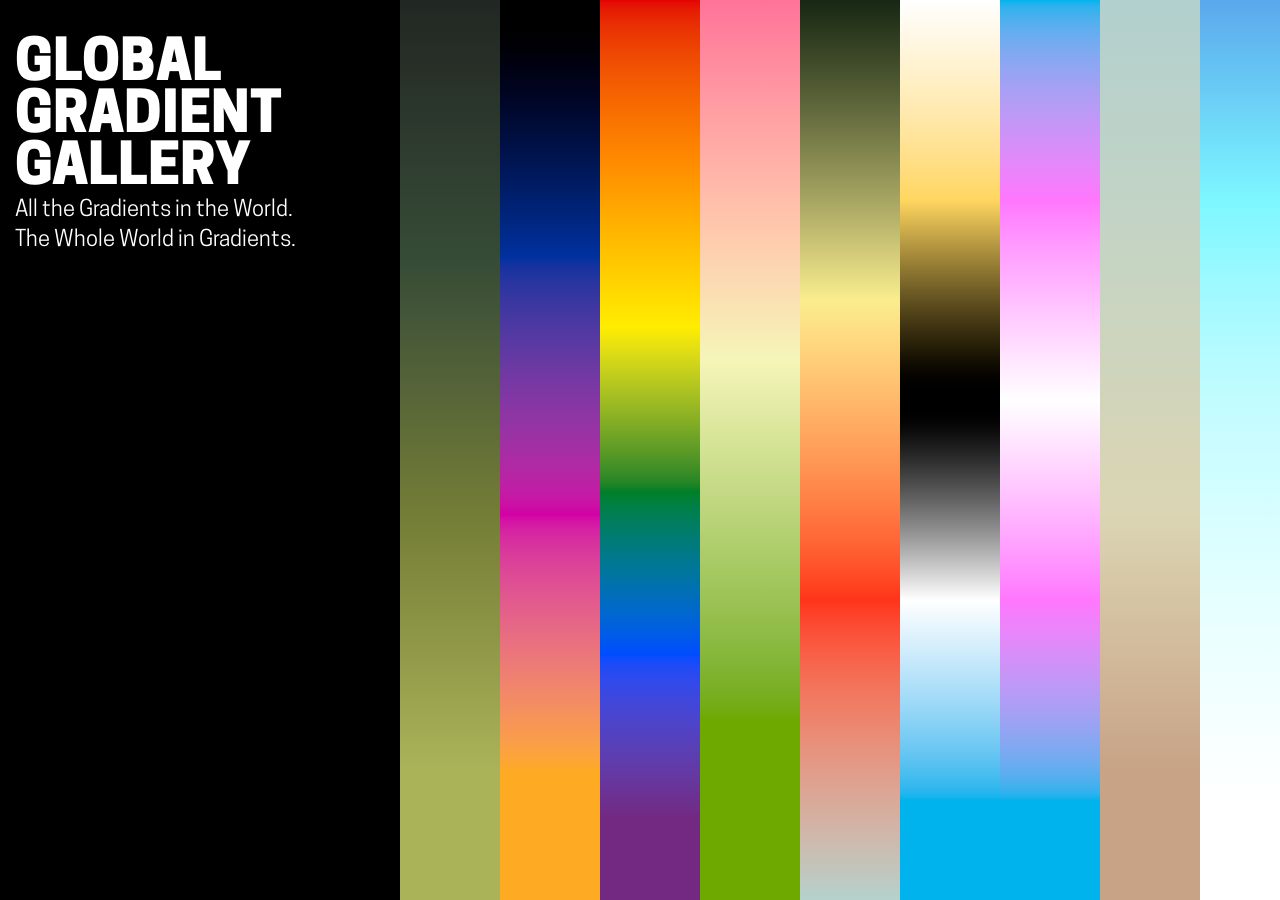
<file: index.html>
<!DOCTYPE html>
<html lang="en">
<head>
	<meta http-equiv="content-type" content="text/html; charset=utf-8">
	<meta name="viewport" content="width=device-width, initial-scale=1.0">
	<link rel="stylesheet" href="assets/css/fonts.css">
    <link rel="stylesheet" href="assets/css/style.css">

	<title>Gradient</title>



<!-- Hier im Header werden Content und Verlauf verknüpft. Wenn ein Verlauf ausgewählt wird, das Content mit der entsprechenden ID gezeigt (display:none->block) und die Farbe der Schrift geändert -->


<style>

.wrapper:has(#gradient-1:checked) ~ .header #content-1 {
  display: block;}

.wrapper:has(#gradient-1:checked) .footer .animation-1 {
  display: block;}


/*.wrapper:has(#gradient-1:checked) ~ .header #content-1 {
    color: #e94693;}*/

.animation-1 {
    animation-duration: calc(15s + 10s * cos(1));
}

</style>

<style>

.wrapper:has(#gradient-2:checked) ~ .header #content-2 {
  display: block;}

.wrapper:has(#gradient-2:checked) .footer .animation-2 {
  display: block;}


/*.wrapper:has(#gradient-2:checked) ~ .header #content-2 {
    color: #de8321;}*/

.animation-2 {
    animation-duration: calc(15s + 10s * cos(2));
}

</style>

<style>

.wrapper:has(#gradient-3:checked) ~ .header #content-3 {
  display: block;}

.wrapper:has(#gradient-3:checked) .footer .animation-3 {
  display: block;}


/*.wrapper:has(#gradient-3:checked) ~ .header #content-3 {
    color: #cfcfcf;}*/

.animation-3 {
    animation-duration: calc(15s + 10s * cos(3));
}

</style>

<style>

.wrapper:has(#gradient-4:checked) ~ .header #content-4 {
  display: block;}

.wrapper:has(#gradient-4:checked) .footer .animation-4 {
  display: block;}


/*.wrapper:has(#gradient-4:checked) ~ .header #content-4 {
    color: #cfac44;}*/

.animation-4 {
    animation-duration: calc(15s + 10s * cos(4));
}

</style>

<style>

.wrapper:has(#gradient-5:checked) ~ .header #content-5 {
  display: block;}

.wrapper:has(#gradient-5:checked) .footer .animation-5 {
  display: block;}


/*.wrapper:has(#gradient-5:checked) ~ .header #content-5 {
    color: #e6cca0;}*/

.animation-5 {
    animation-duration: calc(15s + 10s * cos(5));
}

</style>

<style>

.wrapper:has(#gradient-6:checked) ~ .header #content-6 {
  display: block;}

.wrapper:has(#gradient-6:checked) .footer .animation-6 {
  display: block;}


/*.wrapper:has(#gradient-6:checked) ~ .header #content-6 {
    color: #dd1e1d;}*/

.animation-6 {
    animation-duration: calc(15s + 10s * cos(6));
}

</style>

<style>

.wrapper:has(#gradient-7:checked) ~ .header #content-7 {
  display: block;}

.wrapper:has(#gradient-7:checked) .footer .animation-7 {
  display: block;}


/*.wrapper:has(#gradient-7:checked) ~ .header #content-7 {
    color: #56c6f4;}*/

.animation-7 {
    animation-duration: calc(15s + 10s * cos(7));
}

</style>

<style>

.wrapper:has(#gradient-8:checked) ~ .header #content-8 {
  display: block;}

.wrapper:has(#gradient-8:checked) .footer .animation-8 {
  display: block;}


/*.wrapper:has(#gradient-8:checked) ~ .header #content-8 {
    color: #58df47;}*/

.animation-8 {
    animation-duration: calc(15s + 10s * cos(8));
}

</style>

<style>

.wrapper:has(#gradient-9:checked) ~ .header #content-9 {
  display: block;}

.wrapper:has(#gradient-9:checked) .footer .animation-9 {
  display: block;}


/*.wrapper:has(#gradient-9:checked) ~ .header #content-9 {
    color: #e85c4a;}*/

.animation-9 {
    animation-duration: calc(15s + 10s * cos(9));
}

</style>

<style>

.wrapper:has(#gradient-10:checked) ~ .header #content-10 {
  display: block;}

.wrapper:has(#gradient-10:checked) .footer .animation-10 {
  display: block;}


/*.wrapper:has(#gradient-10:checked) ~ .header #content-10 {
    color: #ef4897;}*/

.animation-10 {
    animation-duration: calc(15s + 10s * cos(10));
}

</style>

<style>

.wrapper:has(#gradient-11:checked) ~ .header #content-11 {
  display: block;}

.wrapper:has(#gradient-11:checked) .footer .animation-11 {
  display: block;}


/*.wrapper:has(#gradient-11:checked) ~ .header #content-11 {
    color: #8acb5e;}*/

.animation-11 {
    animation-duration: calc(15s + 10s * cos(11));
}

</style>

<style>

.wrapper:has(#gradient-12:checked) ~ .header #content-12 {
  display: block;}

.wrapper:has(#gradient-12:checked) .footer .animation-12 {
  display: block;}


/*.wrapper:has(#gradient-12:checked) ~ .header #content-12 {
    color: #e94693;}*/

.animation-12 {
    animation-duration: calc(15s + 10s * cos(12));
}

</style>

<style>

.wrapper:has(#gradient-13:checked) ~ .header #content-13 {
  display: block;}

.wrapper:has(#gradient-13:checked) .footer .animation-13 {
  display: block;}


/*.wrapper:has(#gradient-13:checked) ~ .header #content-13 {
    color: #de8321;}*/

.animation-13 {
    animation-duration: calc(15s + 10s * cos(13));
}

</style>

<style>

.wrapper:has(#gradient-14:checked) ~ .header #content-14 {
  display: block;}

.wrapper:has(#gradient-14:checked) .footer .animation-14 {
  display: block;}


/*.wrapper:has(#gradient-14:checked) ~ .header #content-14 {
    color: #cfcfcf;}*/

.animation-14 {
    animation-duration: calc(15s + 10s * cos(14));
}

</style>

<style>

.wrapper:has(#gradient-15:checked) ~ .header #content-15 {
  display: block;}

.wrapper:has(#gradient-15:checked) .footer .animation-15 {
  display: block;}


/*.wrapper:has(#gradient-15:checked) ~ .header #content-15 {
    color: #cfac44;}*/

.animation-15 {
    animation-duration: calc(15s + 10s * cos(15));
}

</style>

<style>

.wrapper:has(#gradient-16:checked) ~ .header #content-16 {
  display: block;}

.wrapper:has(#gradient-16:checked) .footer .animation-16 {
  display: block;}


/*.wrapper:has(#gradient-16:checked) ~ .header #content-16 {
    color: #e6cca0;}*/

.animation-16 {
    animation-duration: calc(15s + 10s * cos(16));
}

</style>

<style>

.wrapper:has(#gradient-17:checked) ~ .header #content-17 {
  display: block;}

.wrapper:has(#gradient-17:checked) .footer .animation-17 {
  display: block;}


/*.wrapper:has(#gradient-17:checked) ~ .header #content-17 {
    color: #dd1e1d;}*/

.animation-17 {
    animation-duration: calc(15s + 10s * cos(17));
}

</style>

<style>

.wrapper:has(#gradient-18:checked) ~ .header #content-18 {
  display: block;}

.wrapper:has(#gradient-18:checked) .footer .animation-18 {
  display: block;}


/*.wrapper:has(#gradient-18:checked) ~ .header #content-18 {
    color: #56c6f4;}*/

.animation-18 {
    animation-duration: calc(15s + 10s * cos(18));
}

</style>

<style>

.wrapper:has(#gradient-19:checked) ~ .header #content-19 {
  display: block;}

.wrapper:has(#gradient-19:checked) .footer .animation-19 {
  display: block;}


/*.wrapper:has(#gradient-19:checked) ~ .header #content-19 {
    color: #58df47;}*/

.animation-19 {
    animation-duration: calc(15s + 10s * cos(19));
}

</style>

<style>

.wrapper:has(#gradient-20:checked) ~ .header #content-20 {
  display: block;}

.wrapper:has(#gradient-20:checked) .footer .animation-20 {
  display: block;}


/*.wrapper:has(#gradient-20:checked) ~ .header #content-20 {
    color: #e85c4a;}*/

.animation-20 {
    animation-duration: calc(15s + 10s * cos(20));
}

</style>


<style>

.wrapper:has(.btnControl:checked) .footer .waves {
  display: block;}

</style>



</head>


<body>

    <div class="blocker">
        
    </div>

    <div class="wrapper">

        <div class="grid-container">

            <!-- Hier werden die Verläufe erstellt. Mit dem Style wird die Farbe definiert, mit der ID wird der Content verknüpft. Die Klasse btnContrlo dient dem Rand bei der Auswahl. Mit dem Namen werden alle Checkboxen eine Gruppe zugeordnet. -->

            

            <label class="gradient animation-1" style="background-image:linear-gradient(in oklab, #222723, #364b36, #747d36, #abb359, #abb359, #747d36, #364b36, #222723);background-size: 100% 200%; background-position: 0 0, 0 50%;">
            <input type="checkbox" class="btnControl" id="gradient-1" name="button">
            </label>             

            

            <label class="gradient animation-2" style="background-image:linear-gradient(in oklab, #000000, #00319f, #d200a5, #ffaa23, #ffaa23, #d200a5, #00319f, #000000);background-size: 100% 200%; background-position: 0 0, 0 50%;">
            <input type="checkbox" class="btnControl" id="gradient-2" name="button">
            </label>             

            

            <label class="gradient animation-3" style="background-image:linear-gradient(in oklab, #E40303, #FF8C00, #FFED00, #008026, #004CFF, #732982, #732982, #004CFF, #008026, #FFED00, #FF8C00, #E40303);background-size: 100% 200%; background-position: 0 0, 0 50%;">
            <input type="checkbox" class="btnControl" id="gradient-3" name="button">
            </label>             

            

            <label class="gradient animation-4" style="background-image:linear-gradient(in oklab, #ff7399, #f5f5b8, #6ea900, #6ea900, #f5f5b8, #ff7399);background-size: 100% 200%; background-position: 0 0, 0 50%;">
            <input type="checkbox" class="btnControl" id="gradient-4" name="button">
            </label>             

            

            <label class="gradient animation-5" style="background-image:linear-gradient(in oklab, #172713, #faed8f, #ff3319, #b5d1cc, #ff3319, #faed8f, #172713);background-size: 100% 200%; background-position: 0 0, 0 50%;">
            <input type="checkbox" class="btnControl" id="gradient-5" name="button">
            </label>             

            

            <label class="gradient animation-6" style="background-image:linear-gradient(in oklab, #ffffff, #ffd660, #000000, #ffffff, #00b3ed, #00b3ed, #ffffff, #000000, #ffd660, #ffffff);background-size: 100% 200%; background-position: 0 0, 0 50%;">
            <input type="checkbox" class="btnControl" id="gradient-6" name="button">
            </label>             

            

            <label class="gradient animation-7" style="background-image:linear-gradient(in oklab, #00b3ed, #ff77fd, #ffffff, #ff77fd, #00b3ed, #00b3ed, #ff77fd, #ffffff, #ff77fd, #00b3ed);background-size: 100% 200%; background-position: 0 0, 0 50%;">
            <input type="checkbox" class="btnControl" id="gradient-7" name="button">
            </label>             

            

            <label class="gradient animation-8" style="background-image:linear-gradient(in oklab, #b2d0ce, #c6d4c3, #dbd5b3, #c8a386, #c8a386, #dbd5b3, #c6d4c3, #b2d0ce);background-size: 100% 200%; background-position: 0 0, 0 50%;">
            <input type="checkbox" class="btnControl" id="gradient-8" name="button">
            </label>             

            

            <label class="gradient animation-9" style="background-image:linear-gradient(in oklab, #5ba8ec, #7df7ff, #c2fcff, #e6ffff, #ffffff, #ffffff, #e6ffff, #c2fcff, #7df7ff, #5ba8ec);background-size: 100% 200%; background-position: 0 0, 0 50%;">
            <input type="checkbox" class="btnControl" id="gradient-9" name="button">
            </label>             

            

            <label class="gradient animation-10" style="background-image:linear-gradient(in oklab, #000000, #ef4897, #e4ad97, #f0d65b, #f0d65b, #e4ad97, #ef4897, #000000);background-size: 100% 200%; background-position: 0 0, 0 50%;">
            <input type="checkbox" class="btnControl" id="gradient-10" name="button">
            </label>             

            

            <label class="gradient animation-11" style="background-image:linear-gradient(in oklab, #852121, #4f59ba, #8acb5e, #e0d741, #e46b29, #e46b29, #e0d741, #8acb5e, #4f59ba, #852121);background-size: 100% 200%; background-position: 0 0, 0 50%;">
            <input type="checkbox" class="btnControl" id="gradient-11" name="button">
            </label>             

            

            <label class="gradient animation-12" style="background-image:linear-gradient(in oklab, #9de656, #e94693, #e9562f, #71afd2, #276486, #276486, #71afd2, #e9562f, #e94693, #9de656);background-size: 100% 200%; background-position: 0 0, 0 50%;">
            <input type="checkbox" class="btnControl" id="gradient-12" name="button">
            </label>             

            

            <label class="gradient animation-13" style="background-image:linear-gradient(in oklab, #de8321, #edcead, #de8321, #ffffff, #de8321, #de8321, #ffffff, #de8321, #edcead, #de8321);background-size: 100% 200%; background-position: 0 0, 0 50%;">
            <input type="checkbox" class="btnControl" id="gradient-13" name="button">
            </label>             

            

            <label class="gradient animation-14" style="background-image:linear-gradient(in oklab, #787878, #cfcfcf, #787878, #ffffff, #787878, #787878, #ffffff, #787878, #cfcfcf, #787878);background-size: 100% 200%; background-position: 0 0, 0 50%;">
            <input type="checkbox" class="btnControl" id="gradient-14" name="button">
            </label>             

            

            <label class="gradient animation-15" style="background-image:linear-gradient(in oklab, #cfac44, #f8eed0, #cfac44, #ffffff, #cfac44, #cfac44, #ffffff, #cfac44, #f8eed0, #cfac44);background-size: 100% 200%; background-position: 0 0, 0 50%;">
            <input type="checkbox" class="btnControl" id="gradient-15" name="button">
            </label>             

            

            <label class="gradient animation-16" style="background-image:linear-gradient(in oklab, #342413, #e6cca0, #e6cca0, #342413);background-size: 100% 200%; background-position: 0 0, 0 50%;">
            <input type="checkbox" class="btnControl" id="gradient-16" name="button">
            </label>             

            

            <label class="gradient animation-17" style="background-image:linear-gradient(in oklab, #000000, #464646, #dd1e1d, #b7b7b7, #6effff, #6effff, #b7b7b7, #dd1e1d, #464646, #000000);background-size: 100% 200%; background-position: 0 0, 0 50%;">
            <input type="checkbox" class="btnControl" id="gradient-17" name="button">
            </label>             

            

            <label class="gradient animation-18" style="background-image:linear-gradient(in oklab, #ffffff, #56c6f4, #000000, #000000, #56c6f4, #ffffff);background-size: 100% 200%; background-position: 0 0, 0 50%;">
            <input type="checkbox" class="btnControl" id="gradient-18" name="button">
            </label>             

            

            <label class="gradient animation-19" style="background-image:linear-gradient(in oklab, #000000, #58df47, #defcda, #defcda, #58df47, #000000);background-size: 100% 200%; background-position: 0 0, 0 50%;">
            <input type="checkbox" class="btnControl" id="gradient-19" name="button">
            </label>             

            

            <label class="gradient animation-20" style="background-image:linear-gradient(in oklab, #49f14d, #e85c4a, #3643be, #4d1356, #000000, #000000, #4d1356, #3643be, #e85c4a, #49f14d);background-size: 100% 200%; background-position: 0 0, 0 50%;">
            <input type="checkbox" class="btnControl" id="gradient-20" name="button">
            </label>             

            

        </div>

        <div class="footer">

        <div>

        <p>This website aims to be a platform for creatives to share their favorite gradients. You can download them for Photoshop (.grd), Gimp (.grr), or just grab the CSS code. To contribute, you can submit your gradients the old-fashioned way — details below. <p>

        <br>

        <details>
            <summary>THE PICTURES</summary>

            <br>

            <p>The images on the left give you a preview of how each gradient looks when applied as a gradient map. The effect is achieved using SVG filters. Some great resources to understand this effect are <a href="https://tympanus.net/codrops/2019/02/05/svg-filter-effects-duotone-images-with-fecomponenttransfer/">this article by Sara Soueidan</a> and the <a href="https://yoksel.github.io/svg-gradient-map/#/">SVG Gradient Map Filter tool by Yoksel</a>.</p>

            <br>

            <p>The pictures by Elaine Gay Jarvis show the 1978 Gay Freedom Day Parade in San Francisco, California. They are provided by the GLBT Historical Society on DIVA.</p>
        </details>


        <br>

        <details>
            <summary>HOW TO SUBMIT</summary>

            <br>

            <p>You're welcome to contribute your own gradients to the collection! Just email <a href="mailto:christopher@thomas-design.de?subject=Gradient%20Submission">christopher@thomas-design.de</a> with your gradient in .grd, .grr, or CSS format, along with a name for your gradients and your own name.</p>

        </details>

        </div>

        <div class="waves">

            

            <div class="wave animation-1" style="background-image:linear-gradient(in oklab, #222723, #364b36, #747d36, #abb359, #abb359, #747d36, #364b36, #222723);background-size: 100% 200%; background-position: 0 0, 0 50%;">
            </div>

            

            <div class="wave animation-2" style="background-image:linear-gradient(in oklab, #000000, #00319f, #d200a5, #ffaa23, #ffaa23, #d200a5, #00319f, #000000);background-size: 100% 200%; background-position: 0 0, 0 50%;">
            </div>

            

            <div class="wave animation-3" style="background-image:linear-gradient(in oklab, #E40303, #FF8C00, #FFED00, #008026, #004CFF, #732982, #732982, #004CFF, #008026, #FFED00, #FF8C00, #E40303);background-size: 100% 200%; background-position: 0 0, 0 50%;">
            </div>

            

            <div class="wave animation-4" style="background-image:linear-gradient(in oklab, #ff7399, #f5f5b8, #6ea900, #6ea900, #f5f5b8, #ff7399);background-size: 100% 200%; background-position: 0 0, 0 50%;">
            </div>

            

            <div class="wave animation-5" style="background-image:linear-gradient(in oklab, #172713, #faed8f, #ff3319, #b5d1cc, #ff3319, #faed8f, #172713);background-size: 100% 200%; background-position: 0 0, 0 50%;">
            </div>

            

            <div class="wave animation-6" style="background-image:linear-gradient(in oklab, #ffffff, #ffd660, #000000, #ffffff, #00b3ed, #00b3ed, #ffffff, #000000, #ffd660, #ffffff);background-size: 100% 200%; background-position: 0 0, 0 50%;">
            </div>

            

            <div class="wave animation-7" style="background-image:linear-gradient(in oklab, #00b3ed, #ff77fd, #ffffff, #ff77fd, #00b3ed, #00b3ed, #ff77fd, #ffffff, #ff77fd, #00b3ed);background-size: 100% 200%; background-position: 0 0, 0 50%;">
            </div>

            

            <div class="wave animation-8" style="background-image:linear-gradient(in oklab, #b2d0ce, #c6d4c3, #dbd5b3, #c8a386, #c8a386, #dbd5b3, #c6d4c3, #b2d0ce);background-size: 100% 200%; background-position: 0 0, 0 50%;">
            </div>

            

            <div class="wave animation-9" style="background-image:linear-gradient(in oklab, #5ba8ec, #7df7ff, #c2fcff, #e6ffff, #ffffff, #ffffff, #e6ffff, #c2fcff, #7df7ff, #5ba8ec);background-size: 100% 200%; background-position: 0 0, 0 50%;">
            </div>

            

            <div class="wave animation-10" style="background-image:linear-gradient(in oklab, #000000, #ef4897, #e4ad97, #f0d65b, #f0d65b, #e4ad97, #ef4897, #000000);background-size: 100% 200%; background-position: 0 0, 0 50%;">
            </div>

            

            <div class="wave animation-11" style="background-image:linear-gradient(in oklab, #852121, #4f59ba, #8acb5e, #e0d741, #e46b29, #e46b29, #e0d741, #8acb5e, #4f59ba, #852121);background-size: 100% 200%; background-position: 0 0, 0 50%;">
            </div>

            

            <div class="wave animation-12" style="background-image:linear-gradient(in oklab, #9de656, #e94693, #e9562f, #71afd2, #276486, #276486, #71afd2, #e9562f, #e94693, #9de656);background-size: 100% 200%; background-position: 0 0, 0 50%;">
            </div>

            

            <div class="wave animation-13" style="background-image:linear-gradient(in oklab, #de8321, #edcead, #de8321, #ffffff, #de8321, #de8321, #ffffff, #de8321, #edcead, #de8321);background-size: 100% 200%; background-position: 0 0, 0 50%;">
            </div>

            

            <div class="wave animation-14" style="background-image:linear-gradient(in oklab, #787878, #cfcfcf, #787878, #ffffff, #787878, #787878, #ffffff, #787878, #cfcfcf, #787878);background-size: 100% 200%; background-position: 0 0, 0 50%;">
            </div>

            

            <div class="wave animation-15" style="background-image:linear-gradient(in oklab, #cfac44, #f8eed0, #cfac44, #ffffff, #cfac44, #cfac44, #ffffff, #cfac44, #f8eed0, #cfac44);background-size: 100% 200%; background-position: 0 0, 0 50%;">
            </div>

            

            <div class="wave animation-16" style="background-image:linear-gradient(in oklab, #342413, #e6cca0, #e6cca0, #342413);background-size: 100% 200%; background-position: 0 0, 0 50%;">
            </div>

            

            <div class="wave animation-17" style="background-image:linear-gradient(in oklab, #000000, #464646, #dd1e1d, #b7b7b7, #6effff, #6effff, #b7b7b7, #dd1e1d, #464646, #000000);background-size: 100% 200%; background-position: 0 0, 0 50%;">
            </div>

            

            <div class="wave animation-18" style="background-image:linear-gradient(in oklab, #ffffff, #56c6f4, #000000, #000000, #56c6f4, #ffffff);background-size: 100% 200%; background-position: 0 0, 0 50%;">
            </div>

            

            <div class="wave animation-19" style="background-image:linear-gradient(in oklab, #000000, #58df47, #defcda, #defcda, #58df47, #000000);background-size: 100% 200%; background-position: 0 0, 0 50%;">
            </div>

            

            <div class="wave animation-20" style="background-image:linear-gradient(in oklab, #49f14d, #e85c4a, #3643be, #4d1356, #000000, #000000, #4d1356, #3643be, #e85c4a, #49f14d);background-size: 100% 200%; background-position: 0 0, 0 50%;">
            </div>

            

        </div>


    </div>

    </div>

    



    <div class="header">

        <!-- Hier im Header wird der Content erstellt. Dabei wird jedem Content eine Individuelle ID zugewiesen. Zu dieser ID ist ein Verlauf und eine Farbe für die Schrift verknüpft -->

        



        <div class="content" id="content-1">
            <svg viewBox="0 0 750 1023">
                <filter id="filter-1" color-interpolation-filters="sRGB">
                    <feColorMatrix type="matrix" values=
                    ".33 .33 .33 0 0
                    .33 .33 .33 0 0
                    .33 .33 .33 0 0
                    0 0 0 1 0"/>
                    <feComponentTransfer>
                        <feFuncR type="table" tableValues="0.133 0.212 0.455 0.67"/>
                        <feFuncG type="table" tableValues="0.153 0.294 0.49 0.702"/>
                        <feFuncB type="table" tableValues="0.137 0.212 0.212 0.349"/>
                        <feFuncA type="table" tableValues="0 1"/>
                    </feComponentTransfer>
                </filter>
                <image y="-50" x="-50" width="900" filter="url(#filter-1)" href="https://diva.sfsu.edu/bundles/image/1523125.750x.png"/>
            </svg>
            <div class="text">
                <div>
                <p><a href="assets/downloads/Gameboy.grd" download style="text-decoration: none;">Download .grd</a></p>
                <p><a href="assets/downloads/Gameboy.ggr" download style="text-decoration: none;">Download .ggr</a></p>
                <details>
                    <summary>Show CSS</summary>
                    <p>linear-gradient(in oklab, #222723, #364b36, #747d36, #abb359)</p>
                </details>
                </div>
                <div class="right-bound">
                <p>Gameboy</p>
                </div>
            </div>
        </div>

        



        <div class="content" id="content-2">
            <svg viewBox="0 0 750 1023">
                <filter id="filter-2" color-interpolation-filters="sRGB">
                    <feColorMatrix type="matrix" values=
                    ".33 .33 .33 0 0
                    .33 .33 .33 0 0
                    .33 .33 .33 0 0
                    0 0 0 1 0"/>
                    <feComponentTransfer>
                        <feFuncR type="table" tableValues="0 0 0.824 1"/>
                        <feFuncG type="table" tableValues="0 0.192 0.514 0.667"/>
                        <feFuncB type="table" tableValues="0 0.624 0.647 1 0.137"/>
                        <feFuncA type="table" tableValues="0 1"/>
                    </feComponentTransfer>
                </filter>
                <image y="-50" x="-50" width="900" filter="url(#filter-2)" href="https://diva.sfsu.edu/bundles/image/1523146.750x.png"/>
            </svg>
            <div class="text">
                <div>
                <p><a href="assets/downloads/Raygun.grd" download style="text-decoration: none;">Download .grd</a></p>
                <p><a href="assets/downloads/Raygun.ggr" download style="text-decoration: none;">Download .ggr</a></p>
                <details>
                    <summary>Show CSS</summary>
                    <p>linear-gradient(in oklab, #000000, #00319f, #d200a5, #ffaa23)</p>
                </details>
                </div>
                <div class="right-bound">
                <p>Raygun</p>
                </div>
            </div>
        </div>

        



        <div class="content" id="content-3">
            <svg viewBox="0 0 750 1023">
                <filter id="filter-3" color-interpolation-filters="sRGB">
                    <feColorMatrix type="matrix" values=
                    ".33 .33 .33 0 0
                    .33 .33 .33 0 0
                    .33 .33 .33 0 0
                    0 0 0 1 0"/>
                    <feComponentTransfer>
                        <feFuncR type="table" tableValues="0.894 1 1 0.501 0 0.45"/>
                        <feFuncG type="table" tableValues="0.011 0.549 0.9290 0.501 0.298 0.16"/>
                        <feFuncB type="table" tableValues="0.011 0 0 0.149 1 0.51"/>
                        <feFuncA type="table" tableValues="0 1"/>
                    </feComponentTransfer>
                </filter>
                <image y="-50" x="-50" width="900" filter="url(#filter-3)" href="https://diva.sfsu.edu/bundles/image/1523184.750x.png"/>
            </svg>
            <div class="text">
                <div>
                <p><a href="assets/downloads/Pride.grd" download style="text-decoration: none;">Download .grd</a></p>
                <p><a href="assets/downloads/Pride.ggr" download style="text-decoration: none;">Download .ggr</a></p>
                <details>
                    <summary>Show CSS</summary>
                    <p>linear-gradient(in oklab, #E40303, #FF8C00, #FFED00, #008026, #004CFF, #732982)</p>
                </details>
                </div>
                <div class="right-bound">
                <p>Pride</p>
                </div>
            </div>
        </div>

        



        <div class="content" id="content-4">
            <svg viewBox="0 0 750 1023">
                <filter id="filter-4" color-interpolation-filters="sRGB">
                    <feColorMatrix type="matrix" values=
                    ".33 .33 .33 0 0
                    .33 .33 .33 0 0
                    .33 .33 .33 0 0
                    0 0 0 1 0"/>
                    <feComponentTransfer>
                        <feFuncR type="table" tableValues="1 0.961 0.431"/>
                        <feFuncG type="table" tableValues="0.45 0.961 0.662"/>
                        <feFuncB type="table" tableValues="0.6 0.722 0"/>
                        <feFuncA type="table" tableValues="0 1"/>
                    </feComponentTransfer>
                </filter>
                <image y="-50" x="-50" width="900" filter="url(#filter-4)" href="https://diva.sfsu.edu/bundles/image/1523107.750x.png"/>
            </svg>
            <div class="text">
                <div>
                <p><a href="assets/downloads/Peach.grd" download style="text-decoration: none;">Download .grd</a></p>
                <p><a href="assets/downloads/Peach.ggr" download style="text-decoration: none;">Download .ggr</a></p>
                <details>
                    <summary>Show CSS</summary>
                    <p>linear-gradient(in oklab, #ff7399, #f5f5b8, #6ea900)</p>
                </details>
                </div>
                <div class="right-bound">
                <p>Peach</p>
                </div>
            </div>
        </div>

        



        <div class="content" id="content-5">
            <svg viewBox="0 0 750 1023">
                <filter id="filter-5" color-interpolation-filters="sRGB">
                    <feColorMatrix type="matrix" values=
                    ".33 .33 .33 0 0
                    .33 .33 .33 0 0
                    .33 .33 .33 0 0
                    0 0 0 1 0"/>
                    <feComponentTransfer>
                        <feFuncR type="table" tableValues="0.090 0.980 1 0.710"/>
                        <feFuncG type="table" tableValues="0.153 0.929 0.2 0.82"/>
                        <feFuncB type="table" tableValues="0.075 0.561 0.098 0.8"/>
                        <feFuncA type="table" tableValues="0 1"/>
                    </feComponentTransfer>
                </filter>
                <image y="-50" x="-50" width="900" filter="url(#filter-5)" href="https://diva.sfsu.edu/bundles/image/1523172.750x.png"/>
            </svg>
            <div class="text">
                <div>
                <p><a href="assets/downloads/Forest.grd" download style="text-decoration: none;">Download .grd</a></p>
                <p><a href="assets/downloads/Forest.ggr" download style="text-decoration: none;">Download .ggr</a></p>
                <details>
                    <summary>Show CSS</summary>
                    <p>linear-gradient(in oklab, #172713, #faed8f, #ff3319, #b5d1cc)</p>
                </details>
                </div>
                <div class="right-bound">
                <p>Forest</p>
                </div>
            </div>
        </div>

        



        <div class="content" id="content-6">
            <svg viewBox="0 0 750 1023">
                <filter id="filter-6" color-interpolation-filters="sRGB">
                    <feColorMatrix type="matrix" values=
                    ".33 .33 .33 0 0
                    .33 .33 .33 0 0
                    .33 .33 .33 0 0
                    0 0 0 1 0"/>
                    <feComponentTransfer>
                        <feFuncR type="table" tableValues="1 1 0 1 0.431"/>
                        <feFuncG type="table" tableValues="1 0.839 0 1 0.702"/>
                        <feFuncB type="table" tableValues="1 0.376 0 1 0.929"/>
                        <feFuncA type="table" tableValues="0 1"/>
                    </feComponentTransfer>
                </filter>
                <image y="-50" x="-50" width="900" filter="url(#filter-6)" href="https://diva.sfsu.edu/bundles/image/1523123.750x.png"/>
            </svg>
            <div class="text">
                <div>
                <p><a href="assets/downloads/Thundercats.grd" download style="text-decoration: none;">Download .grd</a></p>
                <p><a href="assets/downloads/Thundercats.ggr" download style="text-decoration: none;">Download .ggr</a></p>
                <details>
                    <summary>Show CSS</summary>
                    <p>linear-gradient(in oklab, #ffffff, #ffd660, #000000, #ffffff, #00b3ed)</p>
                </details>
                </div>
                <div class="right-bound">
                <p>Thundercats</p>
                </div>
            </div>
        </div>

        



        <div class="content" id="content-7">
            <svg viewBox="0 0 750 1023">
                <filter id="filter-7" color-interpolation-filters="sRGB">
                    <feColorMatrix type="matrix" values=
                    ".33 .33 .33 0 0
                    .33 .33 .33 0 0
                    .33 .33 .33 0 0
                    0 0 0 1 0"/>
                    <feComponentTransfer>
                        <feFuncR type="table" tableValues="0 1 1 1 0"/>
                        <feFuncG type="table" tableValues="0.702 0.467 1 0.467 0.702"/>
                        <feFuncB type="table" tableValues="0.930 0.992 1 0.992 0.930"/>
                        <feFuncA type="table" tableValues="0 1"/>
                    </feComponentTransfer>
                </filter>
                <image y="-50" x="-50" width="900" filter="url(#filter-7)" href="https://diva.sfsu.edu/bundles/image/1523101.750x.png"/>
            </svg>
            <div class="text">
                <div>
                <p><a href="assets/downloads/Dolls.grd" download style="text-decoration: none;">Download .grd</a></p>
                <p><a href="assets/downloads/Dolls.ggr" download style="text-decoration: none;">Download .ggr</a></p>
                <details>
                    <summary>Show CSS</summary>
                    <p>linear-gradient(in oklab, #00b3ed, #ff77fd, #ffffff, #ff77fd, #00b3ed)</p>
                </details>
                </div>
                <div class="right-bound">
                <p>Dolls</p>
                </div>
            </div>
        </div>

        



        <div class="content" id="content-8">
            <svg viewBox="0 0 750 1023">
                <filter id="filter-8" color-interpolation-filters="sRGB">
                    <feColorMatrix type="matrix" values=
                    ".33 .33 .33 0 0
                    .33 .33 .33 0 0
                    .33 .33 .33 0 0
                    0 0 0 1 0"/>
                    <feComponentTransfer>
                        <feFuncR type="table" tableValues="0.698 0.776 0.859 0.784"/>
                        <feFuncG type="table" tableValues="0.816 0.831 0.835 0.639"/>
                        <feFuncB type="table" tableValues="0.808 0.765 0.702 0.525"/>
                        <feFuncA type="table" tableValues="0 1"/>
                    </feComponentTransfer>
                </filter>
                <image y="-50" x="-50" width="900" filter="url(#filter-8)" href="https://diva.sfsu.edu/bundles/image/1523186.750x.png"/>
            </svg>
            <div class="text">
                <div>
                <p><a href="assets/downloads/Sunset.grd" download style="text-decoration: none;">Download .grd</a></p>
                <p><a href="assets/downloads/Sunset.ggr" download style="text-decoration: none;">Download .ggr</a></p>
                <details>
                    <summary>Show CSS</summary>
                    <p>linear-gradient(in oklab, #b2d0ce, #c6d4c3, #dbd5b3, #c8a386)</p>
                </details>
                </div>
                <div class="right-bound">
                <p>Sunset</p>
                </div>
            </div>
        </div>

        



        <div class="content" id="content-9">
            <svg viewBox="0 0 750 1023">
                <filter id="filter-9" color-interpolation-filters="sRGB">
                    <feColorMatrix type="matrix" values=
                    ".33 .33 .33 0 0
                    .33 .33 .33 0 0
                    .33 .33 .33 0 0
                    0 0 0 1 0"/>
                    <feComponentTransfer>
                        <feFuncR type="table" tableValues="0.357 0.490 0.760 0.902 1"/>
                        <feFuncG type="table" tableValues="0.659 0.967 0.988 1 1"/>
                        <feFuncB type="table" tableValues="0.925 1 1 1 1"/>
                        <feFuncA type="table" tableValues="0 1"/>
                    </feComponentTransfer>
                </filter>
                <image y="-50" x="-50" width="900" filter="url(#filter-9)" href="https://diva.sfsu.edu/bundles/image/1523100.750x.png"/>
            </svg>
            <div class="text">
                <div>
                <p><a href="assets/downloads/Sky.grd" download style="text-decoration: none;">Download .grd</a></p>
                <p><a href="assets/downloads/Sky.ggr" download style="text-decoration: none;">Download .ggr</a></p>
                <details>
                    <summary>Show CSS</summary>
                    <p>linear-gradient(in oklab, #5ba8ec, #7df7ff, #c2fcff, #e6ffff, #ffffff)</p>
                </details>
                </div>
                <div class="right-bound">
                <p>Sky</p>
                </div>
            </div>
        </div>

        



        <div class="content" id="content-10">
            <svg viewBox="0 0 750 1023">
                <filter id="filter-10" color-interpolation-filters="sRGB">
                    <feColorMatrix type="matrix" values=
                    ".33 .33 .33 0 0
                    .33 .33 .33 0 0
                    .33 .33 .33 0 0
                    0 0 0 1 0"/>
                    <feComponentTransfer>
                        <feFuncR type="table" tableValues="0 0.937 0.894 0.941"/>
                        <feFuncG type="table" tableValues="0 0.282 0.678 0.839"/>
                        <feFuncB type="table" tableValues="0 0.592 0.592 0.357"/>
                        <feFuncA type="table" tableValues="0 1"/>
                    </feComponentTransfer>
                </filter>
                <image y="-50" x="-50" width="900" filter="url(#filter-10)" href="https://diva.sfsu.edu/bundles/image/1523105.750x.png"/>
            </svg>
            <div class="text">
                <div>
                <p><a href="assets/downloads/Pop Art 3#.grd" download style="text-decoration: none;">Download .grd</a></p>
                <p><a href="assets/downloads/Pop Art 3#.ggr" download style="text-decoration: none;">Download .ggr</a></p>
                <details>
                    <summary>Show CSS</summary>
                    <p>linear-gradient(in oklab, #000000, #ef4897, #e4ad97, #f0d65b)</p>
                </details>
                </div>
                <div class="right-bound">
                <p>Pop Art 3#</p>
                </div>
            </div>
        </div>

        



        <div class="content" id="content-11">
            <svg viewBox="0 0 750 1023">
                <filter id="filter-11" color-interpolation-filters="sRGB">
                    <feColorMatrix type="matrix" values=
                    ".33 .33 .33 0 0
                    .33 .33 .33 0 0
                    .33 .33 .33 0 0
                    0 0 0 1 0"/>
                    <feComponentTransfer>
                        <feFuncR type="table" tableValues="0.521 0.310 0.541 0.878 0.894"/>
                        <feFuncG type="table" tableValues="0.129 0.349 0.796 0.843 0.419"/>
                        <feFuncB type="table" tableValues="0.129 0.729 0.368 0.255 0.161"/>
                        <feFuncA type="table" tableValues="0 1"/>
                    </feComponentTransfer>
                </filter>
                <image y="-50" x="-50" width="900" filter="url(#filter-11)" href="https://diva.sfsu.edu/bundles/image/1523178.750x.png"/>
            </svg>
            <div class="text">
                <div>
                <p><a href="assets/downloads/Pop Art 2#.grd" download style="text-decoration: none;">Download .grd</a></p>
                <p><a href="assets/downloads/Pop Art 2#.ggr" download style="text-decoration: none;">Download .ggr</a></p>
                <details>
                    <summary>Show CSS</summary>
                    <p>linear-gradient(in oklab, #852121, #4f59ba, #8acb5e, #e0d741, #e46b29)</p>
                </details>
                </div>
                <div class="right-bound">
                <p>Pop Art 2#</p>
                </div>
            </div>
        </div>

        



        <div class="content" id="content-12">
            <svg viewBox="0 0 750 1023">
                <filter id="filter-12" color-interpolation-filters="sRGB">
                    <feColorMatrix type="matrix" values=
                    ".33 .33 .33 0 0
                    .33 .33 .33 0 0
                    .33 .33 .33 0 0
                    0 0 0 1 0"/>
                    <feComponentTransfer>
                        <feFuncR type="table" tableValues="0.616 0.914 0.914 0.443 0.153"/>
                        <feFuncG type="table" tableValues="0.902 0.275 0.337 0.686 0.392"/>
                        <feFuncB type="table" tableValues="0.337 0.576 0.184 0.824 0.525"/>
                        <feFuncA type="table" tableValues="0 1"/>
                    </feComponentTransfer>
                </filter>
                <image y="-50" x="-50" width="900" filter="url(#filter-12)" href="https://diva.sfsu.edu/bundles/image/1523089.750x.png"/>
            </svg>
            <div class="text">
                <div>
                <p><a href="assets/downloads/Pop Art 1#.grd" download style="text-decoration: none;">Download .grd</a></p>
                <p><a href="assets/downloads/Pop Art 1#.ggr" download style="text-decoration: none;">Download .ggr</a></p>
                <details>
                    <summary>Show CSS</summary>
                    <p>linear-gradient(in oklab, #9de656, #e94693, #e9562f, #71afd2, #276486)</p>
                </details>
                </div>
                <div class="right-bound">
                <p>Pop Art 1#</p>
                </div>
            </div>
        </div>

        



        <div class="content" id="content-13">
            <svg viewBox="0 0 750 1023">
                <filter id="filter-13" color-interpolation-filters="sRGB">
                    <feColorMatrix type="matrix" values=
                    ".33 .33 .33 0 0
                    .33 .33 .33 0 0
                    .33 .33 .33 0 0
                    0 0 0 1 0"/>
                    <feComponentTransfer>
                        <feFuncR type="table" tableValues="0.871 0.929 0.871 1 0.871"/>
                        <feFuncG type="table" tableValues="0.514 0.808 0.514 1 0.514"/>
                        <feFuncB type="table" tableValues="0.129 0.678 0.129 1 0.129"/>
                        <feFuncA type="table" tableValues="0 1"/>
                    </feComponentTransfer>
                </filter>
                <image y="-50" x="-50" width="900" filter="url(#filter-13)" href="https://diva.sfsu.edu/bundles/image/1523098.750x.png"/>
            </svg>
            <div class="text">
                <div>
                <p><a href="assets/downloads/Copper.grd" download style="text-decoration: none;">Download .grd</a></p>
                <p><a href="assets/downloads/Copper.ggr" download style="text-decoration: none;">Download .ggr</a></p>
                <details>
                    <summary>Show CSS</summary>
                    <p>linear-gradient(in oklab, #de8321, #edcead, #de8321, #ffffff, #de8321)</p>
                </details>
                </div>
                <div class="right-bound">
                <p>Copper</p>
                </div>
            </div>
        </div>

        



        <div class="content" id="content-14">
            <svg viewBox="0 0 750 1023">
                <filter id="filter-14" color-interpolation-filters="sRGB">
                    <feColorMatrix type="matrix" values=
                    ".33 .33 .33 0 0
                    .33 .33 .33 0 0
                    .33 .33 .33 0 0
                    0 0 0 1 0"/>
                    <feComponentTransfer>
                        <feFuncR type="table" tableValues="0.471 0.812 0.471 1 0.471"/>
                        <feFuncG type="table" tableValues="0.471 0.812 0.471 1 0.471"/>
                        <feFuncB type="table" tableValues="0.471 0.812 0.471 1 0.471"/>
                        <feFuncA type="table" tableValues="0 1"/>
                    </feComponentTransfer>
                </filter>
                <image y="-50" x="-50" width="900" filter="url(#filter-14)" href="https://diva.sfsu.edu/bundles/image/1523165.750x.png"/>
            </svg>
            <div class="text">
                <div>
                <p><a href="assets/downloads/Silver.grd" download style="text-decoration: none;">Download .grd</a></p>
                <p><a href="assets/downloads/Silver.ggr" download style="text-decoration: none;">Download .ggr</a></p>
                <details>
                    <summary>Show CSS</summary>
                    <p>linear-gradient(in oklab, #787878, #cfcfcf, #787878, #ffffff, #787878)</p>
                </details>
                </div>
                <div class="right-bound">
                <p>Silver</p>
                </div>
            </div>
        </div>

        



        <div class="content" id="content-15">
            <svg viewBox="0 0 750 1023">
                <filter id="filter-15" color-interpolation-filters="sRGB">
                    <feColorMatrix type="matrix" values=
                    ".33 .33 .33 0 0
                    .33 .33 .33 0 0
                    .33 .33 .33 0 0
                    0 0 0 1 0"/>
                    <feComponentTransfer>
                        <feFuncR type="table" tableValues="0.812 0.973 0.812 1 0.812"/>
                        <feFuncG type="table" tableValues="0.674 0.933 0.674 1 0.674"/>
                        <feFuncB type="table" tableValues="0.267 0.816 0.267 1 0.267"/>
                        <feFuncA type="table" tableValues="0 1"/>
                    </feComponentTransfer>
                </filter>
                <image y="-50" x="-50" width="900" filter="url(#filter-15)" href="https://diva.sfsu.edu/bundles/image/1523164.750x.png"/>
            </svg>
            <div class="text">
                <div>
                <p><a href="assets/downloads/Gold.grd" download style="text-decoration: none;">Download .grd</a></p>
                <p><a href="assets/downloads/Gold.ggr" download style="text-decoration: none;">Download .ggr</a></p>
                <details>
                    <summary>Show CSS</summary>
                    <p>linear-gradient(in oklab, #cfac44, #f8eed0, #cfac44, #ffffff, #cfac44)</p>
                </details>
                </div>
                <div class="right-bound">
                <p>Gold</p>
                </div>
            </div>
        </div>

        



        <div class="content" id="content-16">
            <svg viewBox="0 0 750 1023">
                <filter id="filter-16" color-interpolation-filters="sRGB">
                    <feColorMatrix type="matrix" values=
                    ".33 .33 .33 0 0
                    .33 .33 .33 0 0
                    .33 .33 .33 0 0
                    0 0 0 1 0"/>
                    <feComponentTransfer>
                        <feFuncR type="table" tableValues="0.204 0.902"/>
                        <feFuncG type="table" tableValues="0.141 0.8"/>
                        <feFuncB type="table" tableValues="0.075 0.627"/>
                        <feFuncA type="table" tableValues="0 1"/>
                    </feComponentTransfer>
                </filter>
                <image y="-50" x="-50" width="900" filter="url(#filter-16)" href="https://diva.sfsu.edu/bundles/image/1523106.750x.png"/>
            </svg>
            <div class="text">
                <div>
                <p><a href="assets/downloads/Sepia.grd" download style="text-decoration: none;">Download .grd</a></p>
                <p><a href="assets/downloads/Sepia.ggr" download style="text-decoration: none;">Download .ggr</a></p>
                <details>
                    <summary>Show CSS</summary>
                    <p>linear-gradient(in oklab, #342413, #e6cca0)</p>
                </details>
                </div>
                <div class="right-bound">
                <p>Sepia</p>
                </div>
            </div>
        </div>

        



        <div class="content" id="content-17">
            <svg viewBox="0 0 750 1023">
                <filter id="filter-17" color-interpolation-filters="sRGB">
                    <feColorMatrix type="matrix" values=
                    ".33 .33 .33 0 0
                    .33 .33 .33 0 0
                    .33 .33 .33 0 0
                    0 0 0 1 0"/>
                    <feComponentTransfer>
                        <feFuncR type="table" tableValues="0 0.274 0.867 0.718 0.431"/>
                        <feFuncG type="table" tableValues="0 0.274 0.118 0.718 1"/>
                        <feFuncB type="table" tableValues="0 0.274 0.114 0.718 1"/>
                        <feFuncA type="table" tableValues="0 1"/>
                    </feComponentTransfer>
                </filter>
                <image y="-50" x="-50" width="900" filter="url(#filter-17)" href="https://diva.sfsu.edu/bundles/image/1523147.750x.png"/>
            </svg>
            <div class="text">
                <div>
                <p><a href="assets/downloads/3D.grd" download style="text-decoration: none;">Download .grd</a></p>
                <p><a href="assets/downloads/3D.ggr" download style="text-decoration: none;">Download .ggr</a></p>
                <details>
                    <summary>Show CSS</summary>
                    <p>linear-gradient(in oklab, #000000, #464646, #dd1e1d, #b7b7b7, #6effff)</p>
                </details>
                </div>
                <div class="right-bound">
                <p>3D</p>
                </div>
            </div>
        </div>

        



        <div class="content" id="content-18">
            <svg viewBox="0 0 750 1023">
                <filter id="filter-18" color-interpolation-filters="sRGB">
                    <feColorMatrix type="matrix" values=
                    ".33 .33 .33 0 0
                    .33 .33 .33 0 0
                    .33 .33 .33 0 0
                    0 0 0 1 0"/>
                    <feComponentTransfer>
                        <feFuncR type="table" tableValues="1 0.337 0"/>
                        <feFuncG type="table" tableValues="1 0.776 0"/>
                        <feFuncB type="table" tableValues="1 0.957 0"/>
                        <feFuncA type="table" tableValues="0 1"/>
                    </feComponentTransfer>
                </filter>
                <image y="-50" x="-50" width="900" filter="url(#filter-18)" href="https://diva.sfsu.edu/bundles/image/1523133.750x.png"/>
            </svg>
            <div class="text">
                <div>
                <p><a href="assets/downloads/X-Ray.grd" download style="text-decoration: none;">Download .grd</a></p>
                <p><a href="assets/downloads/X-Ray.ggr" download style="text-decoration: none;">Download .ggr</a></p>
                <details>
                    <summary>Show CSS</summary>
                    <p>linear-gradient(in oklab, #ffffff, #56c6f4, #000000)</p>
                </details>
                </div>
                <div class="right-bound">
                <p>X-Ray</p>
                </div>
            </div>
        </div>

        



        <div class="content" id="content-19">
            <svg viewBox="0 0 750 1023">
                <filter id="filter-19" color-interpolation-filters="sRGB">
                    <feColorMatrix type="matrix" values=
                    ".33 .33 .33 0 0
                    .33 .33 .33 0 0
                    .33 .33 .33 0 0
                    0 0 0 1 0"/>
                    <feComponentTransfer>
                        <feFuncR type="table" tableValues="0 0.345 0.87"/>
                        <feFuncG type="table" tableValues="0 0.875 0.988"/>
                        <feFuncB type="table" tableValues="0 0.278 0.855"/>
                        <feFuncA type="table" tableValues="0 1"/>
                    </feComponentTransfer>
                </filter>
                <image y="-50" x="-50" width="900" filter="url(#filter-19)" href="https://diva.sfsu.edu/bundles/image/1523167.750x.png"/>
            </svg>
            <div class="text">
                <div>
                <p><a href="assets/downloads/Night Vision.grd" download style="text-decoration: none;">Download .grd</a></p>
                <p><a href="assets/downloads/Night Vision.ggr" download style="text-decoration: none;">Download .ggr</a></p>
                <details>
                    <summary>Show CSS</summary>
                    <p>linear-gradient(in oklab, #000000, #58df47, #defcda)</p>
                </details>
                </div>
                <div class="right-bound">
                <p>Night Vision</p>
                </div>
            </div>
        </div>

        



        <div class="content" id="content-20">
            <svg viewBox="0 0 750 1023">
                <filter id="filter-20" color-interpolation-filters="sRGB">
                    <feColorMatrix type="matrix" values=
                    ".33 .33 .33 0 0
                    .33 .33 .33 0 0
                    .33 .33 .33 0 0
                    0 0 0 1 0"/>
                    <feComponentTransfer>
                        <feFuncR type="table" tableValues="0.286 0.910 0.212 0.302 0"/>
                        <feFuncG type="table" tableValues="0.945 0.360 0.263 0.075 0"/>
                        <feFuncB type="table" tableValues="0.302 0.290 0.745 0.337 0"/>
                        <feFuncA type="table" tableValues="0 1"/>
                    </feComponentTransfer>
                </filter>
                <image y="-50" x="-50" width="900" filter="url(#filter-20)" href="https://diva.sfsu.edu/bundles/image/1523099.750x.png"/>
            </svg>
            <div class="text">
                <div>
                <p><a href="assets/downloads/Thermal Vision.grd" download style="text-decoration: none;">Download .grd</a></p>
                <p><a href="assets/downloads/Thermal Vision.ggr" download style="text-decoration: none;">Download .ggr</a></p>
                <details>
                    <summary>Show CSS</summary>
                    <p>linear-gradient(in oklab, #49f14d, #e85c4a, #3643be, #4d1356, #000000)</p>
                </details>
                </div>
                <div class="right-bound">
                <p>Thermal Vision</p>
                </div>
            </div>
        </div>

                    


        <div class="title">
            <h1>GLOBAL</h1>
            <h1>GRADIENT</h1>
            <h1>GALLERY</h1>
            <p>All the Gradients in the World.</p>
            <p>The Whole World in Gradients.</p>
        </div>
    </div>
</body>
</html>
</file>
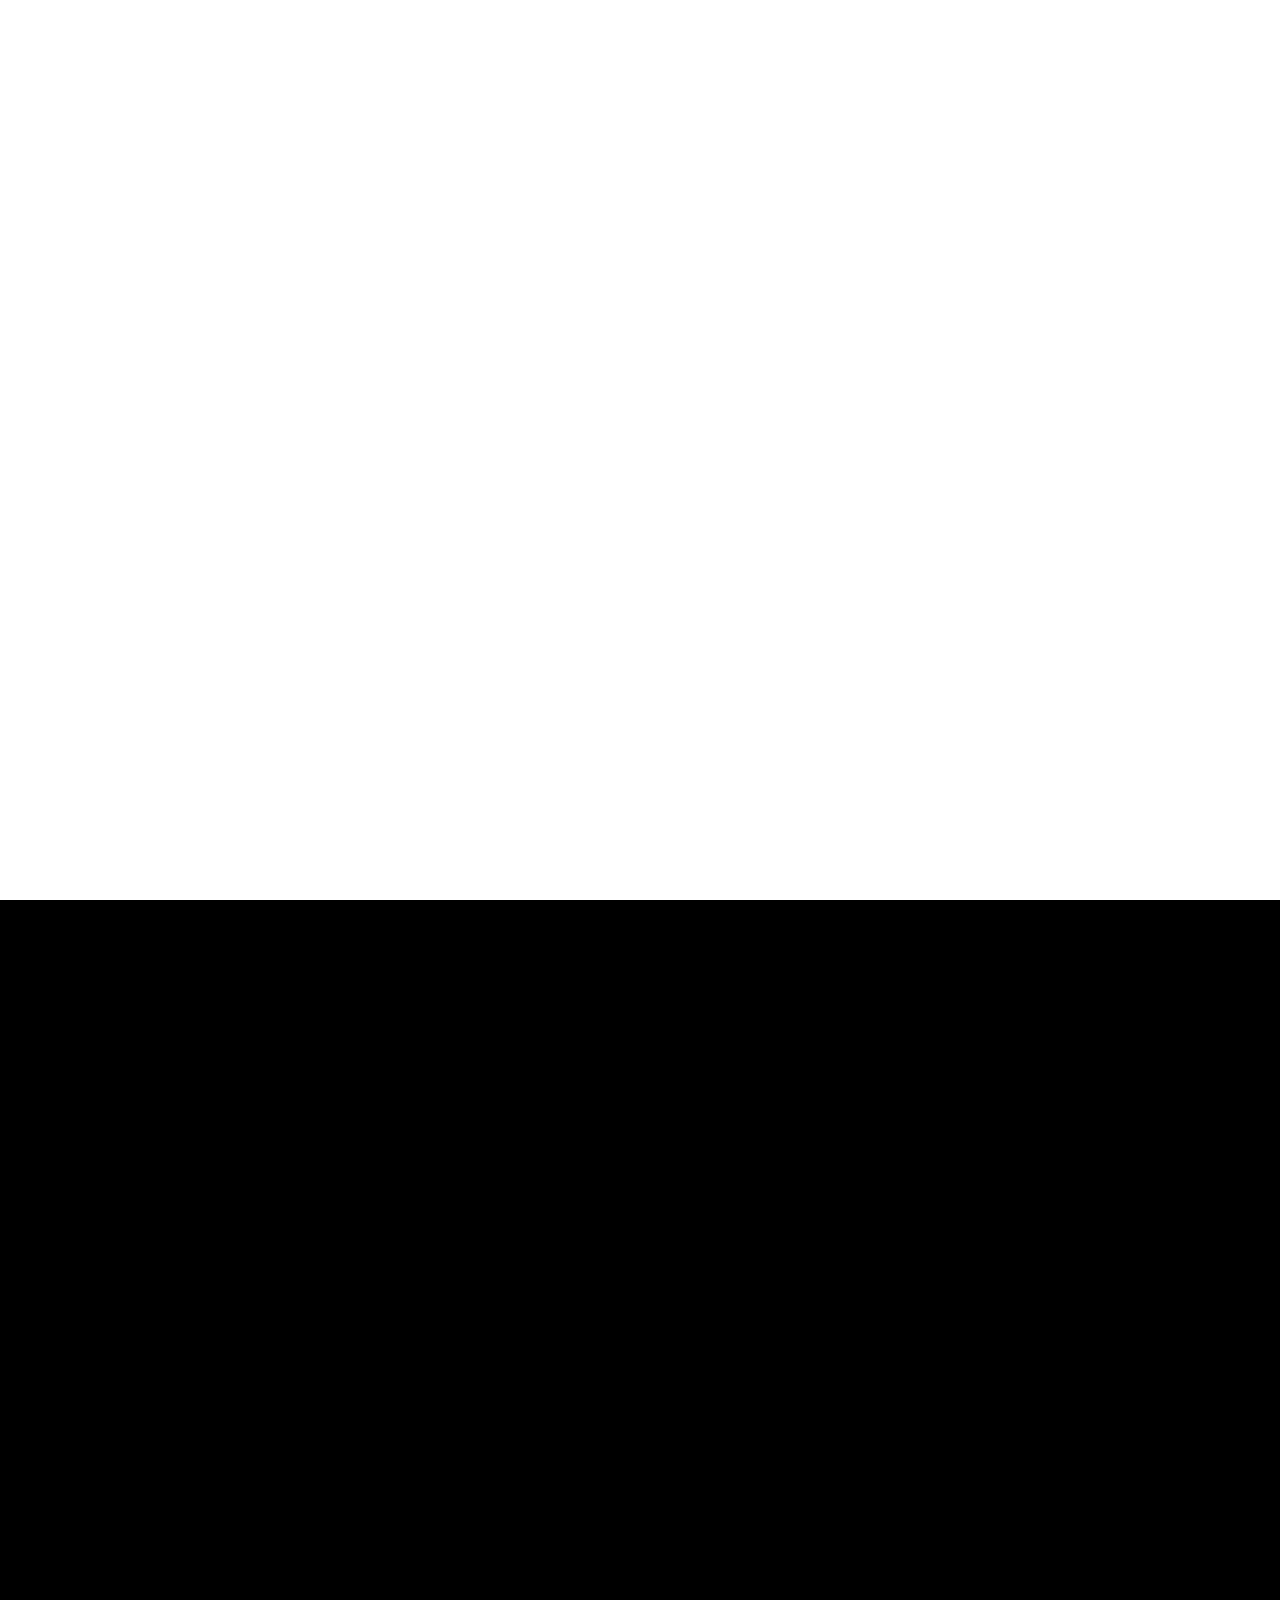
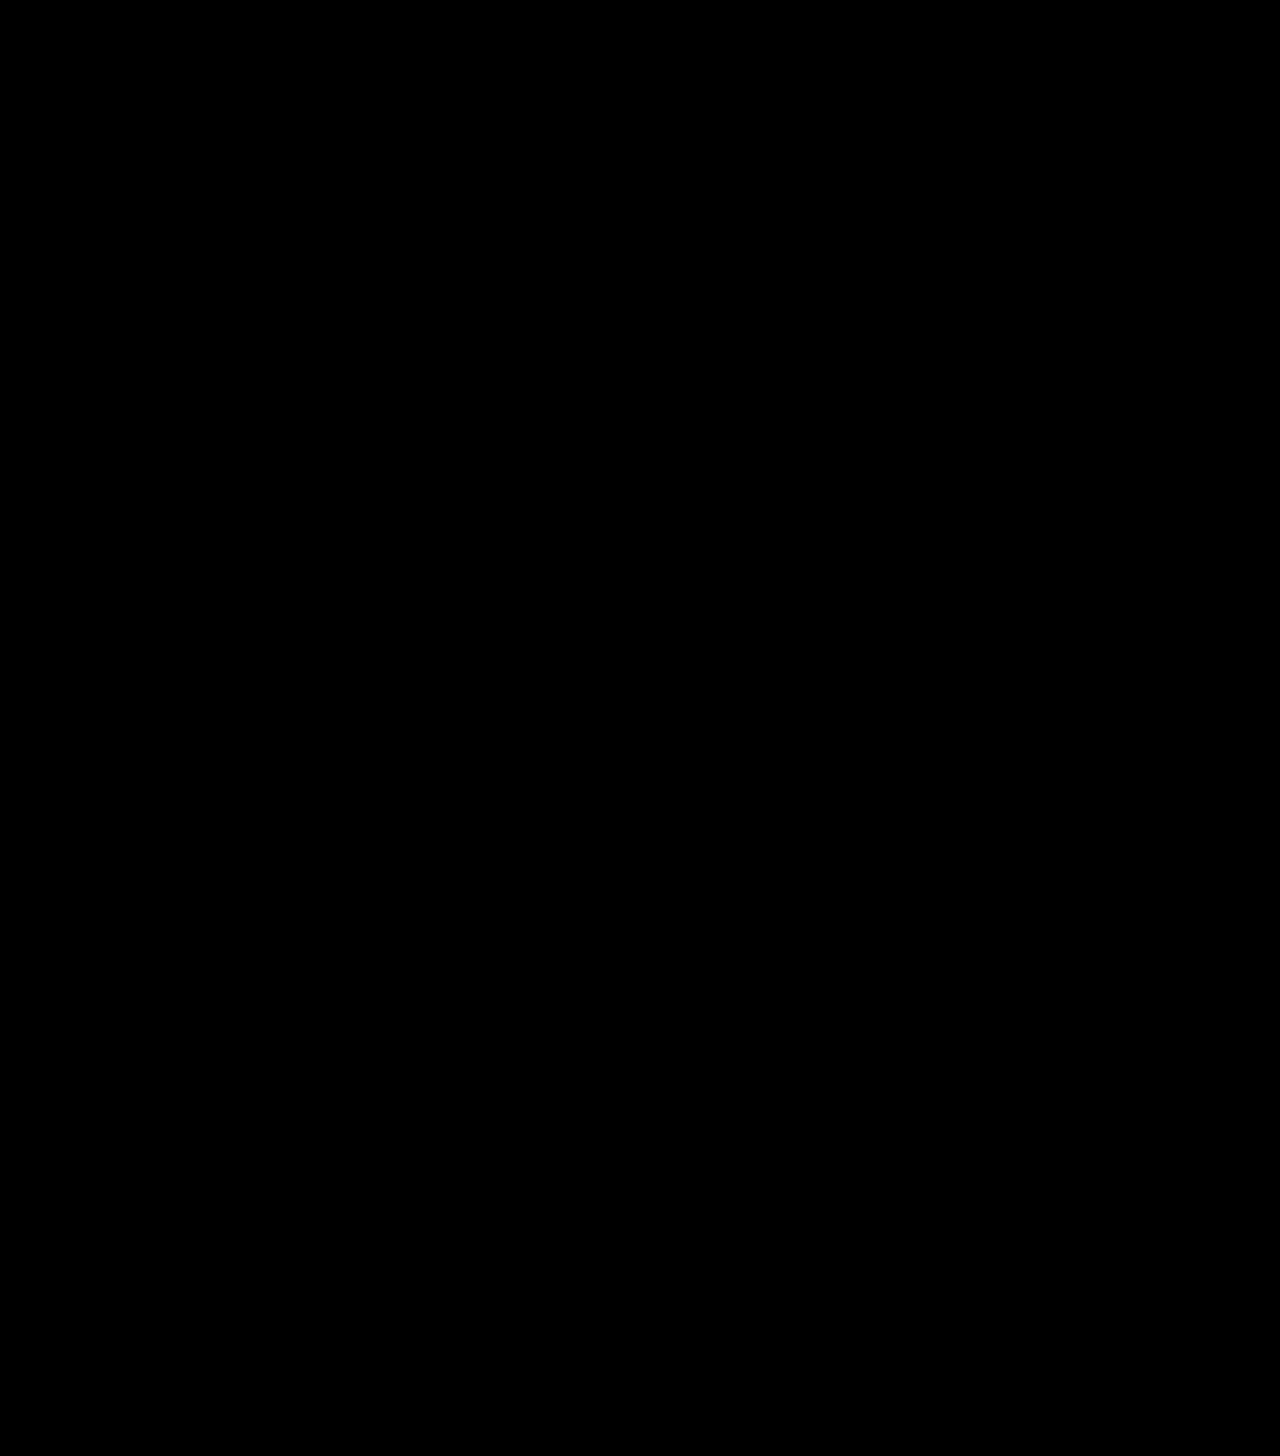
<file: kettentext.html>
<!DOCTYPE html>
<html lang="en">
<head>
	<meta http-equiv="content-type" content="text/html; charset=utf-8">
	<meta name="viewport" content="width=device-width, initial-scale=1.0">
	<link rel="stylesheet" href="assets/css/fonts.css">
    <link rel="stylesheet" href="assets/css/style.css">

	<title>Gradient</title>


</head>


<body>

    <div class="grid-container">
        <div>
        </div>
        <label class="gradient gradient1">
                <input type="radio" class="btnControl test1" name="button">
        </label>
        <label class="gradient gradient2">
                <input type="radio" class="btnControl test2" name="button">
        </label>
        <label class="gradient gradient3">
                <input type="radio" class="btnControl test3" name="button">
        </label>
        <label class="gradient gradient1">
                <input type="radio" class="btnControl test4" name="button">
        </label>
        <label class="gradient gradient2">
                <input type="radio" class="btnControl test5" name="button">
        </label>
        <label class="gradient gradient3">
                <input type="radio" class="btnControl test6" name="button">
        </label>
        <label class="gradient gradient1">
                <input type="radio" class="btnControl test7" name="button">
        </label>
        <label class="gradient gradient2">
                <input type="radio" class="btnControl test8" name="button">
        </label>
        <label class="gradient gradient3">
                <input type="radio" class="btnControl test9" name="button">
        </label>
        <label class="gradient gradient1">
                <input type="radio" class="btnControl test10" name="button">
        </label>
        <label class="gradient gradient2">
                <input type="radio" class="btnControl test11" name="button">
        </label>
        <label class="gradient gradient3">
                <input type="radio" class="btnControl test12" name="button">
        </label>
        <label class="gradient gradient1">
                <input type="radio" class="btnControl test13" name="button">
        </label>
        <label class="gradient gradient2">
                <input type="radio" class="btnControl test14" name="button">
        </label>
        <label class="gradient gradient3">
                <input type="radio" class="btnControl test15" name="button">
        </label>
        <label class="gradient gradient1">
                <input type="radio" class="btnControl test16" name="button">
        </label>
        <label class="gradient gradient2">
                <input type="radio" class="btnControl test17" name="button">
        </label>
        <label class="gradient gradient3">
                <input type="radio" class="btnControl test18" name="button">
        </label>
        <label class="gradient gradient1">
                <input type="radio" class="btnControl test19" name="button">
        </label>
        <label class="gradient gradient2">
                <input type="radio" class="btnControl test20" name="button">
        </label>
        <label class="gradient gradient3">
                <input type="radio" class="btnControl test21" name="button">
        </label>
        <label class="gradient gradient1">
                <input type="radio" class="btnControl test22" name="button">
        </label>
        <label class="gradient gradient2">
                <input type="radio" class="btnControl test23" name="button">
        </label>
        <label class="gradient gradient3">
                <input type="radio" class="btnControl test24" name="button">
        </label>

    </div>
    <div class="footer">
        <div class="content1">
            <img class=image src="assets/images/bild2.jpg">
        </div>
        <div class="content2">
            <img class=image src="assets/images/bild3.jpg">
        </div>
        <div class="content3">
            <img class=image src="assets/images/bild4.jpg">
        </div>
        <div class= title>
            <h1>GLOBAL GRADIENT GLOSSARY</h1>
            <p>A curated collection of gradients for designers in every format (Untertitel WIP)</p>
        </div>
    </div>
</body>
</html>
</file>
<file: assets/css/fonts.css>
@font-face {
  font-family: CompagnonLight;
  src: url(../fonts/Compagnon-Light.woff) format("woff"),
       url(../fonts/Compagnon-Light.woff2) format("woff2");
  font-weight: 200;
  font-style: normal;
}

@font-face {
  font-family: CooperHewittHeavy;
  src: url(../fonts/CooperHewitt-Heavy.otf) format("opentype");
  font-weight: 900;
  font-style: normal;
}

@font-face {
  font-family: CooperHewittBook;
  src: url(../fonts/CooperHewitt-Book.otf) format("opentype");
  font-weight: 900;
  font-style: normal;
}


@font-face {
  font-family: FragmentMono;
  src: url(../fonts/FragmentMono-Regular.ttf) format("truetype");
  font-weight: 700;
  font-style: normal;
}

@font-face {
  font-family: CooperHewittBold;
  src: url(../fonts/CooperHewitt-Bold.otf) format("opentype");
  font-weight: 700;
  font-style: normal;
}
</file>
<file: assets/css/style.css>
/* Reset */
* {
  margin: 0;
  padding: 0;
  box-sizing: border-box;
}

/* General body styling */
body {
  font-family: CooperHewittBook;
  font-size: 22px;
  background: black;
  color: white;
  height: 100vh; /* Ensure the body fits the screen height */
  display: flex;
  flex-direction: row;
  width: 100%;
  justify-content: flex-start;
}

/* Headings */
h1 {
  font-family: CooperHewittHeavy;
  line-height: 52px;
  text-align: left;
  font-size: 56px;
}

h2 {
  font-family: CooperHewittBook;
  font-size: 16px;
  font-weight: 600;
}

summary {
  cursor: pointer;
}

.wrapper {
  display: flex;
  flex-direction: row;
  width: 100%;

}

.title {
  padding-top: 20px;

}



image:hover {
  filter: none;
}

a {
  color: inherit;
}

.blocker {
  display: block;
  padding-left: 400px;

}


.footer {
  display: flex;
  flex-direction: column;
  padding-top: 20px;
  padding: 15px;
  padding-bottom: 20px;
  width: 400px;
  flex: none;
  position: relative;
  font-size: 16px;
  justify-content: space-between;

}


/* Grid container */
.grid-container {
  display: grid;
  grid-auto-flow: column; /* Columns grow horizontally */
  grid-auto-columns: minmax(100px, 1fr); /* Flexible column widths */
  height: 100%; /* Adjust for header height */
  background-color: white;
  gap: 0; /* No spacing between columns */
}


/* Header styling */
.header {
  padding-left: 15px;
  padding-right: 15px;
  padding-bottom: 20px;
  padding-top: 20px;
  position: fixed; /* Ensure the header is fixed */
  bottom: 0;
  background-color: black;
  width: 400px;
  height: 100%;
  box-sizing: border-box;
  display: flex;
  flex-direction: column;
  justify-content: space-between;
  overflow-y: auto;
}

/* Gradient items */
.gradient {
  display: flex;
  justify-content: center;
  align-items: center;
  mix-blend-mode: darken;
    cursor: pointer;
}

.btnControl {
  display: none;
}


.gradient:has(.btnControl:checked) {
  animation-name: example;
  animation-iteration-count: infinite;
  animation-timing-function: linear;
  transform: scale(1.5, 1.0);
  transform-origin: center;
  /*order: -1;*/


}



.gradient:has(.btnControl:not(:checked)):hover {
  animation-name: example;
  animation-iteration-count: infinite;
  animation-timing-function: linear;
  animation-duration: 5s !important;
}

.gradient:has(.btnControl:checked):hover {
}



.content {
  padding-bottom: 20px;
  font-family: FragmentMono;
  font-size: 16px;
  line-height: 20px;
  display: none;

}

.text {
  display: grid;
  grid-template-columns: 1fr 1fr;
}

.right-bound {
  text-align: right;
}

.waves {
  position: relative;
  width: 370px; 
  height: 100%; 
  background-color: white;
  margin-top: 20px;
  display: none;
}

.wave {
  animation-name: example;
  animation-iteration-count: infinite;
  animation-timing-function: linear;
  width: 100%;
  height: 100%;
  position: absolute;
  top: 0;
  left: 0;
  mix-blend-mode: darken;
  display: none;

}

@keyframes example {
  from {  background-position: 0px 0px;}
  to {  background-position: 0px 200vh;}
}

@media screen and (max-width: 980px) {
  body {
    flex-direction: column;
    font-size: 6vw;
  }

  svg {
    height: 100%;
  }

  h1{
    font-size: 16vw;
    line-height: 15vw;
  }

  .grid-container {
    grid-auto-flow: row;
    grid-auto-rows: minmax(100px, 1fr);

  }

  .content {
    padding-right: 20px;
    padding-bottom: 0px;
  }

  .header {
    width: 100%;
    height: 50%;


    overflow-x: auto;
    flex-direction: row;
  }

  .blocker {
      padding-left: 0px;
      padding-top: 50vh;
      order: 300;
  }

  .gradient {
  }

  .footer {
    display: none;
  }

.wrapper {
  display: grid;
  grid-template-rows: 1fr;
  width: 100%;
}

  .gradient:has(.btnControl:checked) {
    transform: scale(1.0, 1.0);
  }

  .title {
    padding-top: 5px;
  }

  .text {
    display: none;
  }

.gradient:has(.btnControl:not(:checked)):hover {
  animation-name: none;
}


  }

}
</file>
